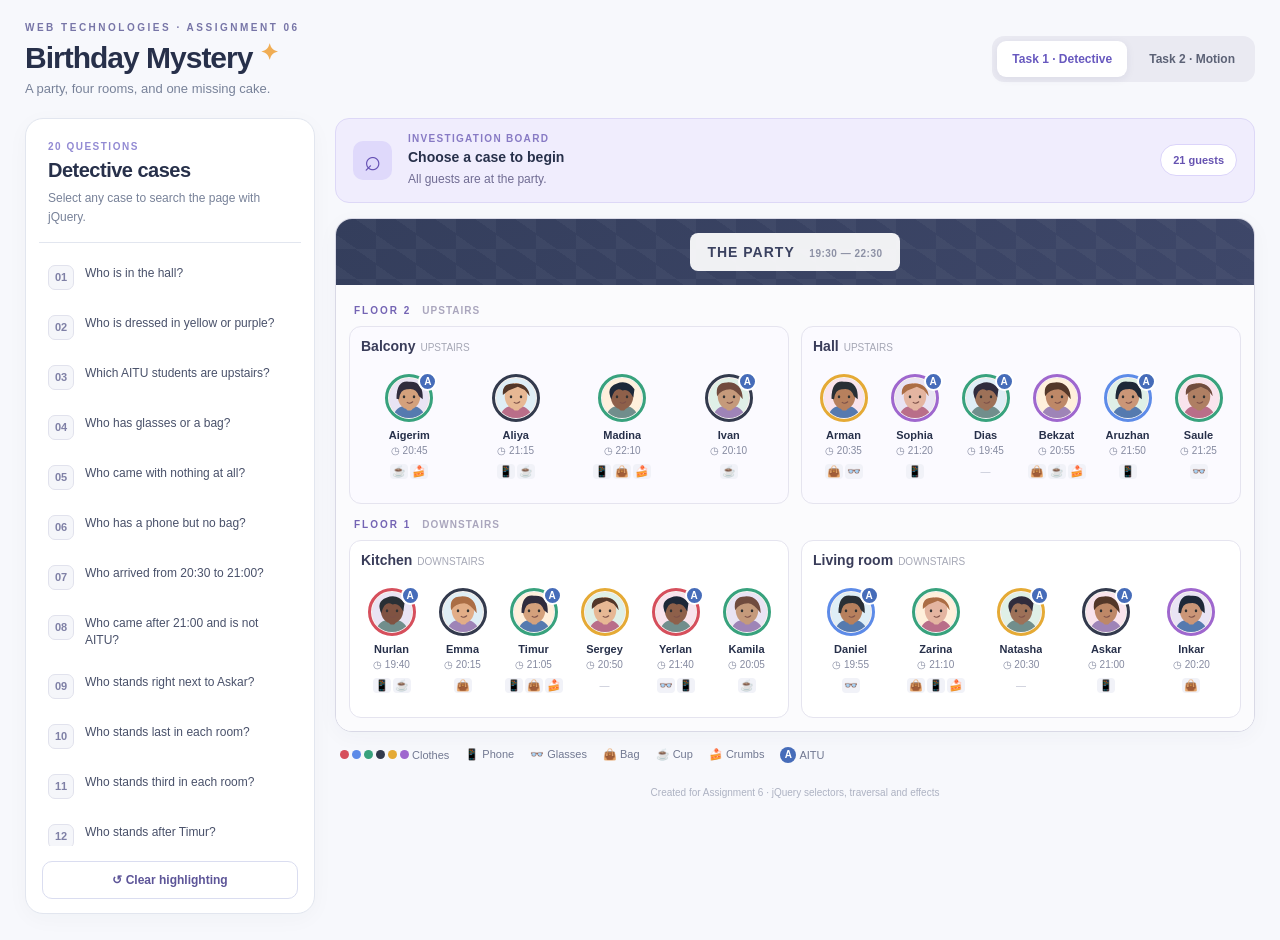
<file: task1/index.html>
<!doctype html>
<html lang="en">
<head>
  <meta charset="UTF-8">
  <meta name="viewport" content="width=device-width, initial-scale=1.0">
  <title>Birthday Mystery | Task 1</title>
  <link rel="stylesheet" href="../assets/style.css">
</head>
<body data-mode="task1">
  <div class="page">
    <header class="topbar">
      <div>
        <p class="eyebrow">WEB TECHNOLOGIES · ASSIGNMENT 06</p>
        <h1>Birthday Mystery <span class="title-spark">✦</span></h1>
        <p class="subtitle">A party, four rooms, and one missing cake.</p>
      </div>
      <nav class="mode-nav" aria-label="Task pages">
        <a class="current" href="../task1/index.html">Task 1 · Detective</a>
        <a href="../task2/index.html">Task 2 · Motion</a>
      </nav>
    </header>
    <div class="workspace">
      <aside class="sidebar">
        <div class="sidebar-header">
          <div class="sidebar-kicker">20 QUESTIONS</div>
          <h2>Detective cases</h2>
          <p>Select any case to search the page with jQuery.</p>
        </div>
        <div id="caseButtons" class="case-buttons"></div>
        <button id="clearButton" type="button" class="clear-btn">↺ Clear highlighting</button>
      </aside>
      <main class="main-content">
        <div class="case-result" id="caseResult" aria-live="polite">
          <div class="result-icon">⌕</div>
          <div><div class="result-label">INVESTIGATION BOARD</div><strong id="resultTitle">Choose a case to begin</strong><p id="resultText">All guests are at the party.</p></div>
          <span class="count-pill" id="resultCount">21 guests</span>
        </div>
        <section class="house" aria-label="Birthday party house">
          <div class="roof"><div class="roof-label">THE PARTY <span>19:30 — 22:30</span></div></div>
          <div class="house-content">
            <div class="floor-heading">FLOOR 2 <span>UPSTAIRS</span></div>
            <div class="floor-grid" id="floor2"></div>
            <div class="floor-heading downstairs">FLOOR 1 <span>DOWNSTAIRS</span></div>
            <div class="floor-grid" id="floor1"></div>
          </div>
        </section>
        <div class="legend">
          <span><b class="legend-dot" style="background:#d64f5c"></b><b class="legend-dot" style="background:#5d8be8"></b><b class="legend-dot" style="background:#38a27d"></b><b class="legend-dot" style="background:#333a4d"></b><b class="legend-dot" style="background:#e5aa35"></b><b class="legend-dot" style="background:#9f67ce"></b> Clothes</span>
          <span>📱 Phone</span><span>👓 Glasses</span><span>👜 Bag</span><span>☕ Cup</span><span>🍰 Crumbs</span><span><b class="legend-aitu">A</b> AITU</span>
        </div>
        <footer>Created for Assignment 6 · jQuery selectors, traversal and effects</footer>
      </main>
    </div>
  </div>
  <div id="modalOverlay" class="modal-overlay"><div id="guestModal" class="guest-modal"></div></div>
  <script src="../assets/jquery.min.js"></script>
  <script src="../assets/app.js"></script>
</body>
</html>
</file>
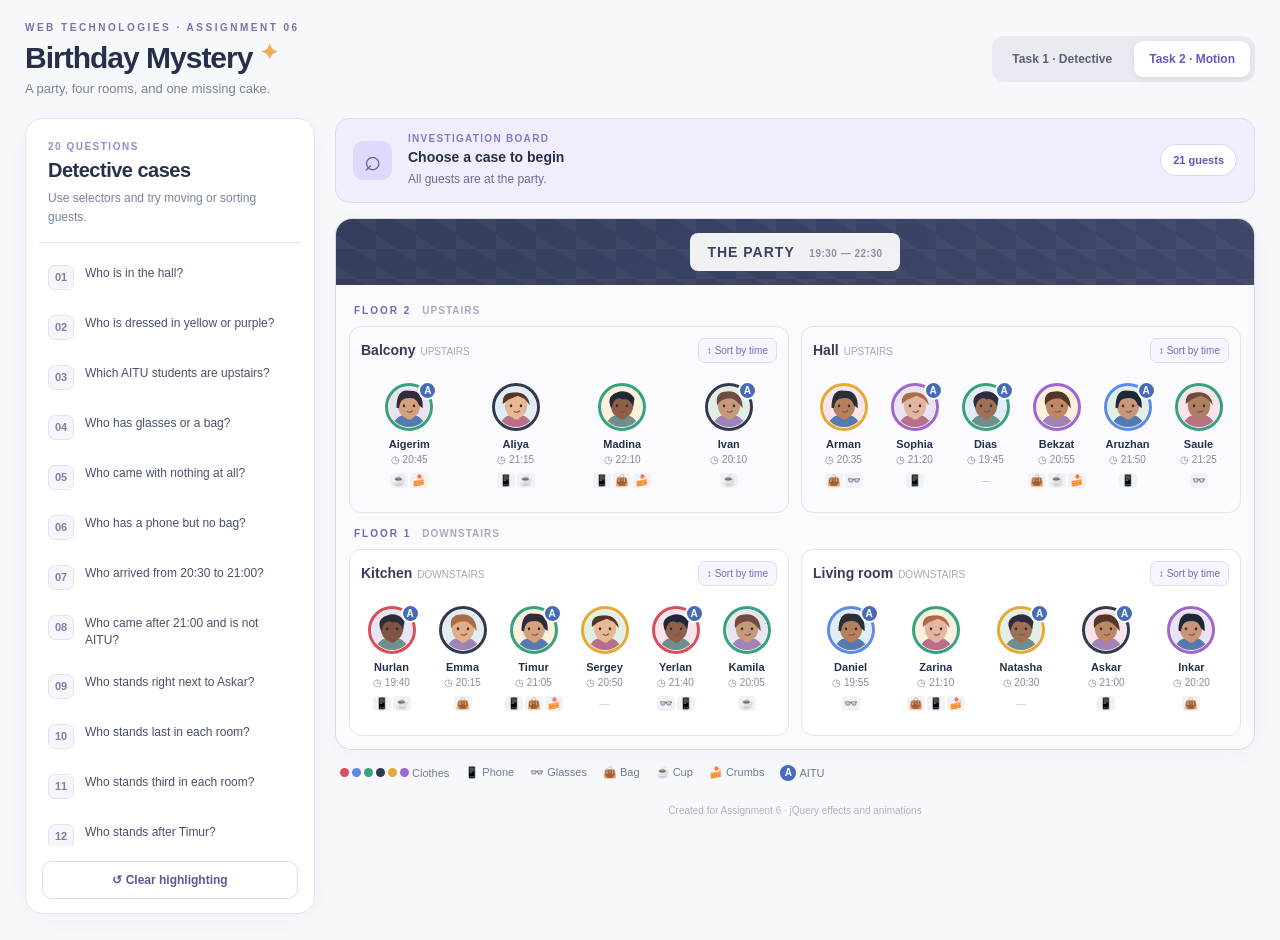
<file: task2/index.html>
<!doctype html>
<html lang="en">
<head>
  <meta charset="UTF-8">
  <meta name="viewport" content="width=device-width, initial-scale=1.0">
  <title>Birthday Mystery | Task 2</title>
  <link rel="stylesheet" href="../assets/style.css">
</head>
<body data-mode="task2">
  <div class="page">
    <header class="topbar">
      <div>
        <p class="eyebrow">WEB TECHNOLOGIES · ASSIGNMENT 06</p>
        <h1>Birthday Mystery <span class="title-spark">✦</span></h1>
        <p class="subtitle">A party, four rooms, and one missing cake.</p>
      </div>
      <nav class="mode-nav" aria-label="Task pages">
        <a href="../task1/index.html">Task 1 · Detective</a>
        <a class="current" href="../task2/index.html">Task 2 · Motion</a>
      </nav>
    </header>
    <div class="workspace">
      <aside class="sidebar">
        <div class="sidebar-header">
          <div class="sidebar-kicker">20 QUESTIONS</div>
          <h2>Detective cases</h2>
          <p>Use selectors and try moving or sorting guests.</p>
        </div>
        <div id="caseButtons" class="case-buttons"></div>
        <button id="clearButton" type="button" class="clear-btn">↺ Clear highlighting</button>
      </aside>
      <main class="main-content">
        <div class="case-result" id="caseResult" aria-live="polite">
          <div class="result-icon">⌕</div>
          <div><div class="result-label">INVESTIGATION BOARD</div><strong id="resultTitle">Choose a case to begin</strong><p id="resultText">All guests are at the party.</p></div>
          <span class="count-pill" id="resultCount">21 guests</span>
        </div>
        <section class="house" aria-label="Birthday party house">
          <div class="roof"><div class="roof-label">THE PARTY <span>19:30 — 22:30</span></div></div>
          <div class="house-content">
            <div class="floor-heading">FLOOR 2 <span>UPSTAIRS</span></div>
            <div class="floor-grid" id="floor2"></div>
            <div class="floor-heading downstairs">FLOOR 1 <span>DOWNSTAIRS</span></div>
            <div class="floor-grid" id="floor1"></div>
          </div>
        </section>
        <div class="legend">
          <span><b class="legend-dot" style="background:#d64f5c"></b><b class="legend-dot" style="background:#5d8be8"></b><b class="legend-dot" style="background:#38a27d"></b><b class="legend-dot" style="background:#333a4d"></b><b class="legend-dot" style="background:#e5aa35"></b><b class="legend-dot" style="background:#9f67ce"></b> Clothes</span>
          <span>📱 Phone</span><span>👓 Glasses</span><span>👜 Bag</span><span>☕ Cup</span><span>🍰 Crumbs</span><span><b class="legend-aitu">A</b> AITU</span>
        </div>
        <footer>Created for Assignment 6 · jQuery effects and animations</footer>
      </main>
    </div>
  </div>
  <div id="modalOverlay" class="modal-overlay"><div id="guestModal" class="guest-modal"></div></div>
  <script src="../assets/jquery.min.js"></script>
  <script src="../assets/app.js"></script>
</body>
</html>
</file>
<file: assets/style.css>
:root {
  --ink: #27304a; --muted: #788299; --navy: #273652; --line: #e2e6ef;
  --paper: #f7f8fc; --white: #fff; --violet: #6859bf; --light-violet: #f0eefc;
}
* { box-sizing: border-box; }
body { margin:0; background:var(--paper); color:var(--ink); font-family:Arial, Helvetica, sans-serif; font-size:14px; }
button, a { font-family:inherit; }
button { cursor:pointer; }
button:focus-visible, a:focus-visible, .guest:focus-visible {outline:3px solid #a99dee;outline-offset:3px}
.page { max-width:1620px; margin:0 auto; padding:22px 25px 26px; }
.topbar {display:flex; align-items:center; justify-content:space-between; gap:20px; margin-bottom:22px;}
.eyebrow {font-size:10px;letter-spacing:2.5px;font-weight:800;color:#7775a7;margin:0 0 8px}
h1 {font-size:30px;letter-spacing:-1px;margin:0 0 4px;line-height:1.1}
.title-spark {color:#f0ad54;font-size:22px;vertical-align:top}
.subtitle {color:var(--muted);margin:7px 0 0;font-size:13px}
.mode-nav{display:flex;gap:7px;padding:5px;background:#eaeaf2;border-radius:12px;white-space:nowrap}
.mode-nav a{padding:11px 15px;border-radius:9px;text-decoration:none;color:#5c6276;font-weight:700;font-size:12px}
.mode-nav a.current{background:white;color:var(--violet);box-shadow:0 2px 9px #24245b14}
.workspace{display:grid;grid-template-columns:290px minmax(0,1fr);align-items:start;gap:20px}
.sidebar {background:white;border:1px solid var(--line);border-radius:18px;min-height:740px;padding:19px 13px 14px;box-shadow:0 5px 22px #27304a08}
.sidebar-header{padding:3px 9px 15px;border-bottom:1px solid var(--line);margin-bottom:8px}
.sidebar-kicker {color:#928ad3;font-size:10px;font-weight:800;letter-spacing:1.5px;margin-bottom:7px}
.sidebar h2 {font-size:20px;letter-spacing:-.5px;margin:0 0 7px}
.sidebar p{font-size:12px;line-height:1.6;color:var(--muted);margin:0}
.case-buttons{max-height:595px;overflow-y:auto;padding-right:2px;scrollbar-color:#dedde9 transparent;scrollbar-width:thin}
.case-button{display:flex;align-items:flex-start;text-align:left;gap:11px;border:1px solid transparent;background:transparent;border-radius:10px;padding:10px 8px;margin:3px 0;width:100%;font-size:12px;color:#49516a;line-height:1.4}
.case-button:hover{background:#f5f3ff}
.case-button.active{background:#efedfd;border-color:#ded8f8;color:#4636a1;font-weight:700}
.case-num{flex:0 0 26px;height:25px;display:grid;place-items:center;color:#7f80a6;font-weight:800;font-size:11px;border:1px solid #e1e2ed;border-radius:7px;background:#f5f6fa}
.case-button.active .case-num{background:#6456ba;color:white;border-color:#6456ba}
.clear-btn{margin:15px 3px 0;width:calc(100% - 6px);background:white;border:1px solid #daddf0;border-radius:10px;padding:11px;color:#5d5598;font-weight:700;font-size:12px}
.clear-btn:hover{background:#f5f3ff}
.main-content{min-width:0}
.case-result{min-height:79px;display:flex;align-items:center;gap:16px;border:1px solid #ddd8f7;background:#f0edfd;border-radius:14px;margin-bottom:15px;padding:14px 17px}
.result-icon{width:39px;height:39px;background:#dfd9fb;border-radius:10px;display:grid;place-items:center;font-size:29px;line-height:1;color:#6651b4}
.result-label{font-size:10px;font-weight:800;letter-spacing:1.3px;color:#877ac4;margin-bottom:5px}
.case-result strong{font-size:14px;display:block}
.case-result p{margin:6px 0 0;color:#706c93;font-size:12px;line-height:1.4}
.count-pill{margin-left:auto;background:white;border:1px solid #dbd4fa;border-radius:16px;white-space:nowrap;font-size:11px;font-weight:700;padding:9px 12px;color:#6653b1}
.house{border:1px solid #d9d9e6;border-radius:17px;overflow:hidden;background:white;box-shadow:0 5px 21px #27304a09}
.roof{height:66px;background:linear-gradient(135deg,#343e5c,#3e4769);display:flex;align-items:center;justify-content:center;position:relative}
.roof:before{content:"";position:absolute;inset:0;background-image:linear-gradient(35deg,#ffffff09 25%,transparent 25%,transparent 75%,#ffffff09 75%);background-size:40px 30px}
.roof-label{position:relative;background:#ffffffec;color:#3b4260;font-size:14px;font-weight:900;border-radius:8px;padding:11px 17px;letter-spacing:1px}
.roof-label span{font-size:10px;font-weight:700;color:#8d91a5;margin-left:10px;letter-spacing:.5px}
.house-content {padding:13px;background:#fbfbfd}
.floor-heading{display:flex;align-items:center;gap:11px;font-size:10px;letter-spacing:2px;font-weight:900;color:#7464b4;margin:7px 0 10px 5px}
.floor-heading span{color:#aaa6bd;font-weight:600;letter-spacing:1px;font-size:10px}
.floor-heading.downstairs{margin-top:15px}
.floor-grid{display:grid;grid-template-columns:1fr 1fr;gap:12px}
.room {min-width:0;border:1px solid #e5e4ef;border-radius:12px;background:white;overflow:hidden;position:relative}
.room[data-floor="2"] {background:#fbfaff}
.room-head{display:flex;align-items:center;justify-content:space-between;gap:4px;padding:11px 11px 6px}
.room-head h3{margin:0;font-size:14px;color:#393c59}
.room-head .tag{margin-left:5px;color:#a5a7b5;font-weight:400;font-size:10px}
.sort-btn{font-size:10px;border:1px solid #e0dcef;background:#f7f5ff;color:#7766bd;border-radius:7px;padding:6px 8px;white-space:nowrap}
.sort-btn:hover{background:#ede9ff}
.room-guests{padding:6px 8px 14px;display:flex;flex-wrap:nowrap;gap:4px;min-height:143px;align-items:flex-start;overflow:hidden}
.guest{display:flex;flex:1 1 0;min-width:0;max-width:120px;align-items:center;flex-direction:column;position:relative;top:0;left:0;border:2px solid transparent;border-radius:9px;padding:6px 1px 4px;opacity:1;outline:none;will-change:left,top}
.guest:hover{background:#f7f7fb}
.guest.selected{background:#fff7df;border-color:#edb949}
.guest.aitu-selected{background:#e9f5ff;border-color:#91b2f4}
.avatar-wrap{width:48px;height:48px;border-radius:50%;border:3px solid var(--guest-color);position:relative;display:grid;place-items:center;background:#f5f4f5;flex-shrink:0}
.avatar-wrap img{border-radius:50%;width:40px;height:40px;display:block;object-fit:cover;background:#f6e5d4}
.aitu-mark{position:absolute;right:-7px;top:-5px;display:grid;place-items:center;border:2px solid white;width:19px;height:19px;border-radius:50%;background:#466cb9;color:#fff;font-size:10px;font-weight:900}
.guest-name{font-size:11px;font-weight:800;margin:7px 0 4px;max-width:100%;text-overflow:ellipsis;white-space:nowrap;overflow:hidden}
.guest-time{font-size:10px;color:#858aa0;margin-bottom:6px}
.things{height:20px;display:flex;justify-content:center;gap:2px;align-items:center;width:100%;white-space:nowrap;font-size:11px}
.thing{padding:2px 2px;border-radius:4px;background:#f1f2f8;line-height:1}
.no-things{color:#c4c6d5;font-size:10px}
.legend{display:flex;align-items:center;flex-wrap:wrap;gap:10px 16px;padding:15px 5px;font-size:11px;color:#717891}
.legend>span{display:inline-flex;align-items:center;gap:3px}
.legend-dot{width:9px;height:9px;border-radius:50%;display:inline-block}
.legend-aitu{border-radius:50%;background:#466cb9;color:white;width:16px;height:16px;font-size:10px;display:grid;place-items:center}
.main-content footer{text-align:center;padding:9px 0;color:#adb2c2;font-size:10px}
.modal-overlay {display:none;position:fixed;inset:0;background:#1c22428a;z-index:40;pointer-events:none}
.guest-modal{display:none;position:fixed;z-index:41;pointer-events:auto;left:0;top:0;width:330px;background:white;border:1px solid #dedde6;border-radius:16px;padding:24px;box-shadow:0 18px 60px #2020344f;overflow:hidden}
.modal-close{border:0;position:absolute;right:10px;top:10px;background:#f2f2f7;color:#59617c;border-radius:7px;width:29px;height:29px;font-size:18px}
.modal-title{font-size:21px;font-weight:800;margin:7px 0 3px}
.modal-portrait{width:72px;height:72px;border-radius:50%;border:4px solid var(--guest-color);object-fit:cover;background:#eee}
.modal-subtitle{font-size:12px;color:#888aa4;margin-bottom:16px}
.modal-info{border-top:1px solid #edf0f6;padding-top:13px;color:#59627d;font-size:13px;line-height:1.65}
.modal-info div{margin-bottom:5px}
.move-label{font-size:10px;color:#938ea9;font-weight:800;letter-spacing:1.2px;margin:15px 0 8px}
.move-btn{background:#f0edff;border:1px solid #ded8fc;color:#5545aa;padding:9px 10px;border-radius:7px;font-size:11px;font-weight:700;margin:0 5px 6px 0}
.move-btn:hover{background:#ded8ff}
.fly-card{position:fixed !important;z-index:45;background:white;box-shadow:0 8px 30px #413b6480;pointer-events:none}
.guest-placeholder{flex:0 0 0;min-width:0;opacity:0;border-radius:9px;background:#eeedfc;overflow:hidden}
@media(max-width:1050px){.workspace{grid-template-columns:240px minmax(0,1fr)}.page{padding:18px}.case-buttons{max-height:650px}.guest-name{font-size:10px}.room-guests{padding-left:5px;padding-right:5px;gap:0}.avatar-wrap{width:42px;height:42px}.avatar-wrap img{width:34px;height:34px}.guest{padding-left:0;padding-right:0}}
@media(max-width:780px){.topbar{align-items:flex-start;flex-direction:column}.workspace{display:block}.sidebar{min-height:0;margin-bottom:15px}.case-buttons{max-height:225px}.room-guests{min-height:128px}.floor-grid{grid-template-columns:1fr}.guest{max-width:none}.avatar-wrap{width:48px;height:48px}.avatar-wrap img{width:40px;height:40px}}
</file>
